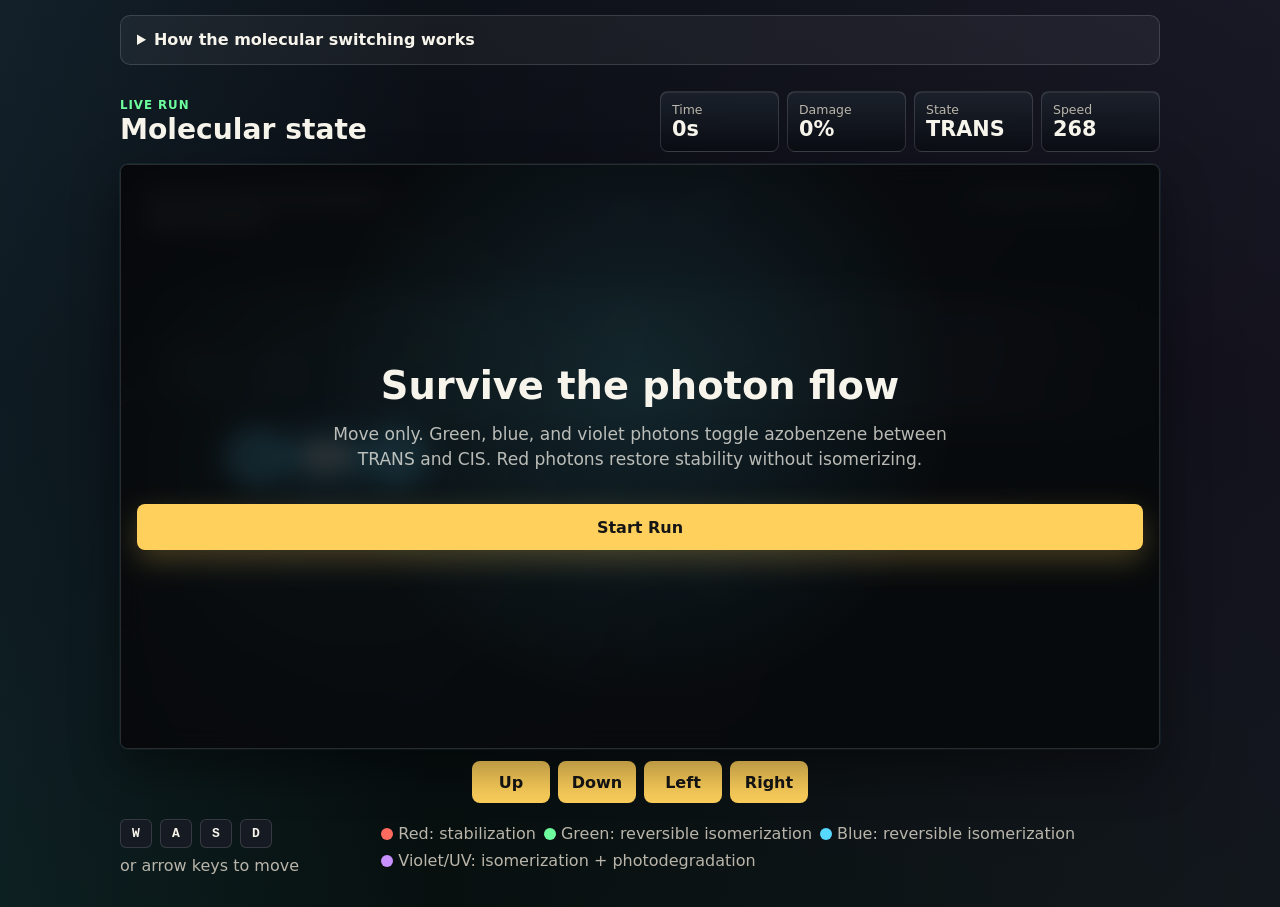
<file: static/game/index.html>
<!doctype html>
<html lang="en">
  <head>
    <meta charset="utf-8">
    <meta name="viewport" content="width=device-width, initial-scale=1">
    <meta name="description" content="Photon Runner is a browser arcade game inspired by azobenzene photoisomerization, molecular stability, and UV photodegradation.">
    <title>Photon Runner</title>
    <link rel="stylesheet" href="styles.css">
  </head>
  <body class="hololith-embedded">
    <main class="game-shell">
      <details class="game-explainer"><summary>How the molecular switching works</summary><p>Green, blue and violet photons can switch azobenzene between TRANS and CIS. Red light helps stabilize the molecule. Excessive UV exposure causes degradation. This is a simplified arcade model of photochemistry.</p></details>

      <section class="topbar" aria-label="Game panel">
        <div>
          <p class="panel-label">Live run</p>
          <h2>Molecular state</h2>
        </div>
        <div class="stats" aria-live="polite">
          <div><span>Time</span><strong id="score">0s</strong></div>
          <div><span>Damage</span><strong id="energy">0%</strong></div>
          <div><span>State</span><strong id="state">TRANS</strong></div>
          <div><span>Speed</span><strong id="speed">315</strong></div>
        </div>
      </section>

      <section class="play-area">
        <canvas id="game" width="960" height="540" aria-label="Photon Runner, an endless azobenzene arcade game"></canvas>
        <div class="overlay" id="overlay">
          <h2>Survive the photon flow</h2>
          <p>Move only. Green, blue, and violet photons toggle azobenzene between TRANS and CIS. Red photons restore stability without isomerizing.</p>
          <button id="startButton" type="button">Start Run</button>
        </div>
      </section>

      <section class="touch-controls" aria-label="Touch controls">
        <button type="button" data-action="up">Up</button>
        <button type="button" data-action="down">Down</button>
        <button type="button" data-action="left">Left</button>
        <button type="button" data-action="right">Right</button>
      </section>

      <section class="controls" aria-label="Controls">
        <div class="keys"><kbd>W</kbd><kbd>A</kbd><kbd>S</kbd><kbd>D</kbd><span>or arrow keys to move</span></div>
        <div class="legend">
          <span><i class="red"></i>Red: stabilization</span>
          <span><i class="green"></i>Green: reversible isomerization</span>
          <span><i class="blue"></i>Blue: reversible isomerization</span>
          <span><i class="uv"></i>Violet/UV: isomerization + photodegradation</span>
        </div>
      </section>
    </main>

    <script src="game.js"></script>
    <script>
    (function () {
      if (window.parent === window) return;
      let lastHeight = 0;
      const report = function () {
        const height = Math.ceil(document.documentElement.scrollHeight);
        if (Math.abs(height - lastHeight) > 2) {
          lastHeight = height;
          window.parent.postMessage({type: 'hololith-game-height', height: height}, window.location.origin);
        }
      };
      window.addEventListener('load', report);
      window.addEventListener('resize', report);
      if (window.ResizeObserver) new ResizeObserver(report).observe(document.querySelector('.game-shell'));
      report();
    })();
    </script>
  </body>
</html>
</file>
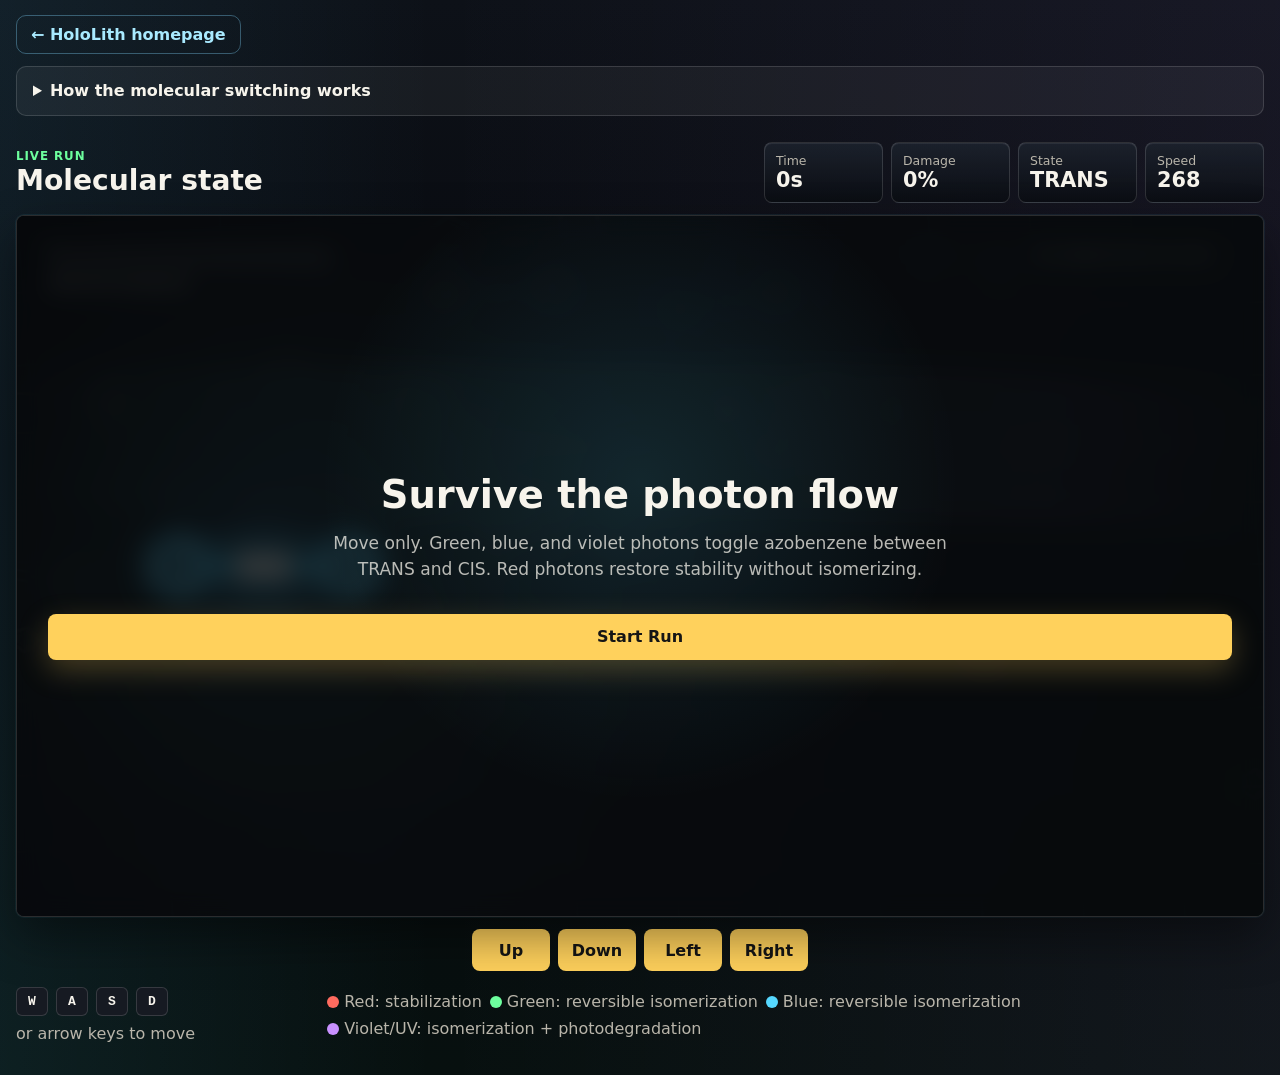
<file: static/game/play/index.html>
<!doctype html>
<html lang="en">
  <head>
    <meta charset="utf-8">
    <meta name="viewport" content="width=device-width, initial-scale=1">
    <meta name="description" content="Photon Runner is a browser arcade game inspired by azobenzene photoisomerization, molecular stability, and UV photodegradation.">
    <title>Photon Runner</title>
    <link rel="stylesheet" href="styles.css">
  </head>
  <body class="hololith-game-standalone">
    <main class="game-shell">
      <nav class="game-site-nav" aria-label="Site navigation"><a href="../../">← HoloLith homepage</a></nav>
      <details class="game-explainer"><summary>How the molecular switching works</summary><p>Green, blue and violet photons can switch azobenzene between TRANS and CIS. Red light helps stabilize the molecule. Excessive UV exposure causes degradation. This is a simplified arcade model of photochemistry.</p></details>

      <section class="topbar" aria-label="Game panel">
        <div>
          <p class="panel-label">Live run</p>
          <h2>Molecular state</h2>
        </div>
        <div class="stats" aria-live="polite">
          <div><span>Time</span><strong id="score">0s</strong></div>
          <div><span>Damage</span><strong id="energy">0%</strong></div>
          <div><span>State</span><strong id="state">TRANS</strong></div>
          <div><span>Speed</span><strong id="speed">315</strong></div>
        </div>
      </section>

      <section class="play-area">
        <canvas id="game" width="960" height="540" aria-label="Photon Runner, an endless azobenzene arcade game"></canvas>
        <div class="overlay" id="overlay">
          <h2>Survive the photon flow</h2>
          <p>Move only. Green, blue, and violet photons toggle azobenzene between TRANS and CIS. Red photons restore stability without isomerizing.</p>
          <button id="startButton" type="button">Start Run</button>
        </div>
      </section>

      <section class="touch-controls" aria-label="Touch controls">
        <button type="button" data-action="up">Up</button>
        <button type="button" data-action="down">Down</button>
        <button type="button" data-action="left">Left</button>
        <button type="button" data-action="right">Right</button>
      </section>

      <section class="controls" aria-label="Controls">
        <div class="keys"><kbd>W</kbd><kbd>A</kbd><kbd>S</kbd><kbd>D</kbd><span>or arrow keys to move</span></div>
        <div class="legend">
          <span><i class="red"></i>Red: stabilization</span>
          <span><i class="green"></i>Green: reversible isomerization</span>
          <span><i class="blue"></i>Blue: reversible isomerization</span>
          <span><i class="uv"></i>Violet/UV: isomerization + photodegradation</span>
        </div>
      </section>
    </main>

    <script src="game.js"></script>
  </body>
</html>
</file>
<file: static/game/styles.css>
:root {
  color-scheme: dark;
  --page: #080a0f;
  --panel: #161a22;
  --ink: #f7f4ec;
  --muted: #b9b5aa;
  --line: rgba(255, 255, 255, 0.14);
  --accent: #ffd15c;
  --cyan: #56d8ff;
  --green: #6dff9e;
  --violet: #c991ff;
  --red: #ff6b5f;
}

* { box-sizing: border-box; }

body {
  margin: 0;
  min-height: 100vh;
  font-family: Inter, Segoe UI, system-ui, sans-serif;
  background:
    linear-gradient(90deg, rgba(86, 216, 255, 0.08), transparent 34%, rgba(201, 145, 255, 0.06)),
    linear-gradient(180deg, #0d1118 0%, var(--page) 42%, #07100f 100%);
  color: var(--ink);
  overflow-x: hidden;
}

button {
  border: 0;
  border-radius: 8px;
  padding: 0.85rem 1.25rem;
  font: inherit;
  font-weight: 800;
  color: #151515;
  background: var(--accent);
  cursor: pointer;
  box-shadow: 0 10px 30px rgba(255, 209, 92, 0.25);
}

.game-shell {
  width: min(1040px, calc(100vw - 24px));
  margin: 0 auto;
  padding: 22px 0 16px;
}

.intro {
  display: grid;
  gap: 14px;
  padding: 18px 0 20px;
}

.lead {
  max-width: 880px;
  margin-bottom: 0;
  color: rgba(247, 244, 236, 0.78);
  font-size: clamp(0.98rem, 1.7vw, 1.12rem);
  line-height: 1.64;
}

.topbar, .controls {
  display: flex;
  justify-content: space-between;
  align-items: center;
  gap: 16px;
  padding: 12px 0;
}

.eyebrow {
  margin: 0 0 4px;
  color: var(--accent);
  font-size: 0.78rem;
  font-weight: 800;
  text-transform: uppercase;
  letter-spacing: 0.08em;
}

.panel-label {
  margin: 0 0 4px;
  color: var(--green);
  font-size: 0.74rem;
  font-weight: 800;
  text-transform: uppercase;
  letter-spacing: 0.08em;
}

h1, h2, p { margin-top: 0; }

h1 {
  max-width: 840px;
  margin-bottom: 12px;
  font-size: clamp(2.4rem, 8vw, 6.3rem);
  line-height: 0.86;
}

.topbar h2 {
  margin: 0;
  font-size: clamp(1.2rem, 2.2vw, 1.8rem);
  line-height: 1;
}

.stats {
  display: grid;
  grid-template-columns: repeat(4, minmax(82px, 1fr));
  gap: 8px;
  min-width: min(500px, 100%);
}

.stats div {
  border: 1px solid var(--line);
  border-radius: 8px;
  padding: 10px 11px;
  background: linear-gradient(180deg, rgba(28, 34, 45, 0.9), rgba(10, 13, 18, 0.82));
  box-shadow: inset 0 1px 0 rgba(255, 255, 255, 0.07);
}

.stats span {
  display: block;
  color: var(--muted);
  font-size: 0.78rem;
}

.stats strong { font-size: 1.3rem; }

.play-area {
  position: relative;
  overflow: hidden;
  border: 1px solid var(--line);
  border-radius: 8px;
  background: #08090c;
  aspect-ratio: 16 / 9;
  max-height: calc(100vh - 250px);
  min-height: 360px;
  box-shadow:
    0 20px 48px rgba(0, 0, 0, 0.42),
    0 0 0 1px rgba(86, 216, 255, 0.08),
    inset 0 0 60px rgba(86, 216, 255, 0.08);
}

canvas {
  display: block;
  width: 100%;
  height: 100%;
}

.overlay {
  position: absolute;
  inset: 0;
  display: grid;
  place-content: center;
  gap: 14px;
  padding: 28px;
  text-align: center;
  background:
    radial-gradient(circle at 50% 38%, rgba(86, 216, 255, 0.12), transparent 20rem),
    rgba(8, 9, 12, 0.78);
  backdrop-filter: blur(12px);
}

.overlay.hidden { display: none; }

.overlay h2 {
  margin-bottom: 0;
  font-size: clamp(1.8rem, 4vw, 3.4rem);
}

.overlay p {
  width: min(620px, 100%);
  margin-inline: auto;
  color: rgba(247, 244, 236, 0.74);
  line-height: 1.5;
}

.keys, .legend, .touch-controls {
  display: flex;
  flex-wrap: wrap;
  align-items: center;
  gap: 8px;
  color: var(--muted);
}

.touch-controls {
  justify-content: center;
  padding: 12px 0 4px;
}

.touch-controls button {
  min-width: 78px;
  padding: 0.72rem 0.8rem;
  box-shadow: none;
}

kbd {
  min-width: 32px;
  padding: 6px 9px;
  border: 1px solid var(--line);
  border-radius: 6px;
  color: var(--ink);
  background: var(--panel);
  text-align: center;
  font-weight: 800;
}

.legend i {
  display: inline-block;
  width: 12px;
  height: 12px;
  margin-right: 5px;
  border-radius: 50%;
  vertical-align: -1px;
}

.red { background: #ff6b5f; }
.uv { background: #c991ff; }
.blue { background: var(--cyan); }
.green { background: var(--green); }

@media (max-width: 760px) {
  .game-shell {
    padding-top: 14px;
  }

  .topbar, .controls {
    align-items: stretch;
    flex-direction: column;
  }

  .stats {
    grid-template-columns: repeat(2, 1fr);
    min-width: 0;
  }

  .stats strong { font-size: 1rem; }

  .play-area {
    min-height: 280px;
    max-height: none;
  }

  .legend {
    align-items: flex-start;
    flex-direction: column;
  }

  .touch-controls {
    display: grid;
    grid-template-columns: repeat(4, 1fr);
  }

  .touch-controls button {
    min-width: 0;
    padding-inline: 0.45rem;
  }
}

@media (max-height: 720px) {
  .topbar,
  .controls {
    padding: 7px 0;
  }

  .play-area {
    max-height: calc(100vh - 160px);
  }

  .touch-controls {
    padding-top: 8px;
  }
}

/* Embedded in HoloLith: keep game functional while saving vertical space. */
.hololith-embedded .game-shell { width: min(1040px, calc(100% - 28px)); }
.hololith-embedded .intro { padding-top: 10px; }
.hololith-embedded .intro h1 { font-size: clamp(2rem, 5vw, 3.8rem); line-height: 1; }
.hololith-embedded .intro .lead { font-size: 0.9rem; line-height: 1.5; }
.hololith-embedded .play-area { max-height: none; }
:focus-visible { outline: 3px solid var(--cyan); outline-offset: 3px; }

/* Embedded game: let the arena fill the available page width. */
.game-shell { width: min(1500px, calc(100vw - 28px)); padding: 15px 0 20px; }
.game-explainer { margin: 0 0 14px; padding: 12px 16px; border: 1px solid var(--line); border-radius: 10px; background: rgba(255,255,255,.05); color: var(--muted); font-size: 1rem; line-height: 1.5; }
.game-explainer summary { color: var(--ink); font-weight: 750; cursor: pointer; }
.game-explainer p { margin: 8px 0 0; }
.play-area { max-height: none; min-height: 0; }
.overlay { padding: 16px; }
.overlay h2 { font-size: clamp(1.35rem,3vw,2.8rem); }
.overlay p { font-size: clamp(.85rem,1.4vw,1.07rem); }
@media (max-width: 760px) { .game-shell {width:calc(100vw - 18px)} .play-area {min-height:0} .topbar {gap:10px} .stats {grid-template-columns: repeat(4,minmax(0,1fr))} .stats div {padding:7px 5px} .stats strong{font-size:.85rem} .stats span{font-size:.66rem} .touch-controls button{min-width:65px} }
</file>
<file: static/game/play/styles.css>
:root {
  color-scheme: dark;
  --page: #080a0f;
  --panel: #161a22;
  --ink: #f7f4ec;
  --muted: #b9b5aa;
  --line: rgba(255, 255, 255, 0.14);
  --accent: #ffd15c;
  --cyan: #56d8ff;
  --green: #6dff9e;
  --violet: #c991ff;
  --red: #ff6b5f;
}

* { box-sizing: border-box; }

body {
  margin: 0;
  min-height: 100vh;
  font-family: Inter, Segoe UI, system-ui, sans-serif;
  background:
    linear-gradient(90deg, rgba(86, 216, 255, 0.08), transparent 34%, rgba(201, 145, 255, 0.06)),
    linear-gradient(180deg, #0d1118 0%, var(--page) 42%, #07100f 100%);
  color: var(--ink);
  overflow-x: hidden;
}

button {
  border: 0;
  border-radius: 8px;
  padding: 0.85rem 1.25rem;
  font: inherit;
  font-weight: 800;
  color: #151515;
  background: var(--accent);
  cursor: pointer;
  box-shadow: 0 10px 30px rgba(255, 209, 92, 0.25);
}

.game-shell {
  width: min(1040px, calc(100vw - 24px));
  margin: 0 auto;
  padding: 22px 0 16px;
}

.intro {
  display: grid;
  gap: 14px;
  padding: 18px 0 20px;
}

.lead {
  max-width: 880px;
  margin-bottom: 0;
  color: rgba(247, 244, 236, 0.78);
  font-size: clamp(0.98rem, 1.7vw, 1.12rem);
  line-height: 1.64;
}

.topbar, .controls {
  display: flex;
  justify-content: space-between;
  align-items: center;
  gap: 16px;
  padding: 12px 0;
}

.eyebrow {
  margin: 0 0 4px;
  color: var(--accent);
  font-size: 0.78rem;
  font-weight: 800;
  text-transform: uppercase;
  letter-spacing: 0.08em;
}

.panel-label {
  margin: 0 0 4px;
  color: var(--green);
  font-size: 0.74rem;
  font-weight: 800;
  text-transform: uppercase;
  letter-spacing: 0.08em;
}

h1, h2, p { margin-top: 0; }

h1 {
  max-width: 840px;
  margin-bottom: 12px;
  font-size: clamp(2.4rem, 8vw, 6.3rem);
  line-height: 0.86;
}

.topbar h2 {
  margin: 0;
  font-size: clamp(1.2rem, 2.2vw, 1.8rem);
  line-height: 1;
}

.stats {
  display: grid;
  grid-template-columns: repeat(4, minmax(82px, 1fr));
  gap: 8px;
  min-width: min(500px, 100%);
}

.stats div {
  border: 1px solid var(--line);
  border-radius: 8px;
  padding: 10px 11px;
  background: linear-gradient(180deg, rgba(28, 34, 45, 0.9), rgba(10, 13, 18, 0.82));
  box-shadow: inset 0 1px 0 rgba(255, 255, 255, 0.07);
}

.stats span {
  display: block;
  color: var(--muted);
  font-size: 0.78rem;
}

.stats strong { font-size: 1.3rem; }

.play-area {
  position: relative;
  overflow: hidden;
  border: 1px solid var(--line);
  border-radius: 8px;
  background: #08090c;
  aspect-ratio: 16 / 9;
  max-height: calc(100vh - 250px);
  min-height: 360px;
  box-shadow:
    0 20px 48px rgba(0, 0, 0, 0.42),
    0 0 0 1px rgba(86, 216, 255, 0.08),
    inset 0 0 60px rgba(86, 216, 255, 0.08);
}

canvas {
  display: block;
  width: 100%;
  height: 100%;
}

.overlay {
  position: absolute;
  inset: 0;
  display: grid;
  place-content: center;
  gap: 14px;
  padding: 28px;
  text-align: center;
  background:
    radial-gradient(circle at 50% 38%, rgba(86, 216, 255, 0.12), transparent 20rem),
    rgba(8, 9, 12, 0.78);
  backdrop-filter: blur(12px);
}

.overlay.hidden { display: none; }

.overlay h2 {
  margin-bottom: 0;
  font-size: clamp(1.8rem, 4vw, 3.4rem);
}

.overlay p {
  width: min(620px, 100%);
  margin-inline: auto;
  color: rgba(247, 244, 236, 0.74);
  line-height: 1.5;
}

.keys, .legend, .touch-controls {
  display: flex;
  flex-wrap: wrap;
  align-items: center;
  gap: 8px;
  color: var(--muted);
}

.touch-controls {
  justify-content: center;
  padding: 12px 0 4px;
}

.touch-controls button {
  min-width: 78px;
  padding: 0.72rem 0.8rem;
  box-shadow: none;
}

kbd {
  min-width: 32px;
  padding: 6px 9px;
  border: 1px solid var(--line);
  border-radius: 6px;
  color: var(--ink);
  background: var(--panel);
  text-align: center;
  font-weight: 800;
}

.legend i {
  display: inline-block;
  width: 12px;
  height: 12px;
  margin-right: 5px;
  border-radius: 50%;
  vertical-align: -1px;
}

.red { background: #ff6b5f; }
.uv { background: #c991ff; }
.blue { background: var(--cyan); }
.green { background: var(--green); }

@media (max-width: 760px) {
  .game-shell {
    padding-top: 14px;
  }

  .topbar, .controls {
    align-items: stretch;
    flex-direction: column;
  }

  .stats {
    grid-template-columns: repeat(2, 1fr);
    min-width: 0;
  }

  .stats strong { font-size: 1rem; }

  .play-area {
    min-height: 280px;
    max-height: none;
  }

  .legend {
    align-items: flex-start;
    flex-direction: column;
  }

  .touch-controls {
    display: grid;
    grid-template-columns: repeat(4, 1fr);
  }

  .touch-controls button {
    min-width: 0;
    padding-inline: 0.45rem;
  }
}

@media (max-height: 720px) {
  .topbar,
  .controls {
    padding: 7px 0;
  }

  .play-area {
    max-height: calc(100vh - 160px);
  }

  .touch-controls {
    padding-top: 8px;
  }
}

/* Embedded in HoloLith: keep game functional while saving vertical space. */
.hololith-embedded .game-shell { width: min(1040px, calc(100% - 28px)); }
.hololith-embedded .intro { padding-top: 10px; }
.hololith-embedded .intro h1 { font-size: clamp(2rem, 5vw, 3.8rem); line-height: 1; }
.hololith-embedded .intro .lead { font-size: 0.9rem; line-height: 1.5; }
.hololith-embedded .play-area { max-height: none; }
:focus-visible { outline: 3px solid var(--cyan); outline-offset: 3px; }

/* Embedded game: let the arena fill the available page width. */
.game-shell { width: min(1500px, calc(100vw - 28px)); padding: 15px 0 20px; }
.game-explainer { margin: 0 0 14px; padding: 12px 16px; border: 1px solid var(--line); border-radius: 10px; background: rgba(255,255,255,.05); color: var(--muted); font-size: 1rem; line-height: 1.5; }
.game-explainer summary { color: var(--ink); font-weight: 750; cursor: pointer; }
.game-explainer p { margin: 8px 0 0; }
.play-area { max-height: none; min-height: 0; }
.overlay { padding: 16px; }
.overlay h2 { font-size: clamp(1.35rem,3vw,2.8rem); }
.overlay p { font-size: clamp(.85rem,1.4vw,1.07rem); }
@media (max-width: 760px) { .game-shell {width:calc(100vw - 18px)} .play-area {min-height:0} .topbar {gap:10px} .stats {grid-template-columns: repeat(4,minmax(0,1fr))} .stats div {padding:7px 5px} .stats strong{font-size:.85rem} .stats span{font-size:.66rem} .touch-controls button{min-width:65px} }

/* Standalone Photon Runner at /game/play/ */
.game-site-nav { width:100%;padding:0 0 12px;display:flex;align-items:center; }
.game-site-nav a {color:#a9eaff;text-decoration:none;font-weight:700;border:1px solid rgba(130,215,255,.35);border-radius:10px;padding:9px 14px;}
.game-site-nav a:hover,.game-site-nav a:focus-visible {color:#fff;border-color:#60ddff;background:rgba(70,160,200,.13);}
.hololith-game-standalone .game-shell {width:min(1500px,calc(100vw - 32px)); margin:0 auto;}
@media(max-width:600px) {.hololith-game-standalone .game-shell{width:calc(100vw - 18px)}}
</file>
